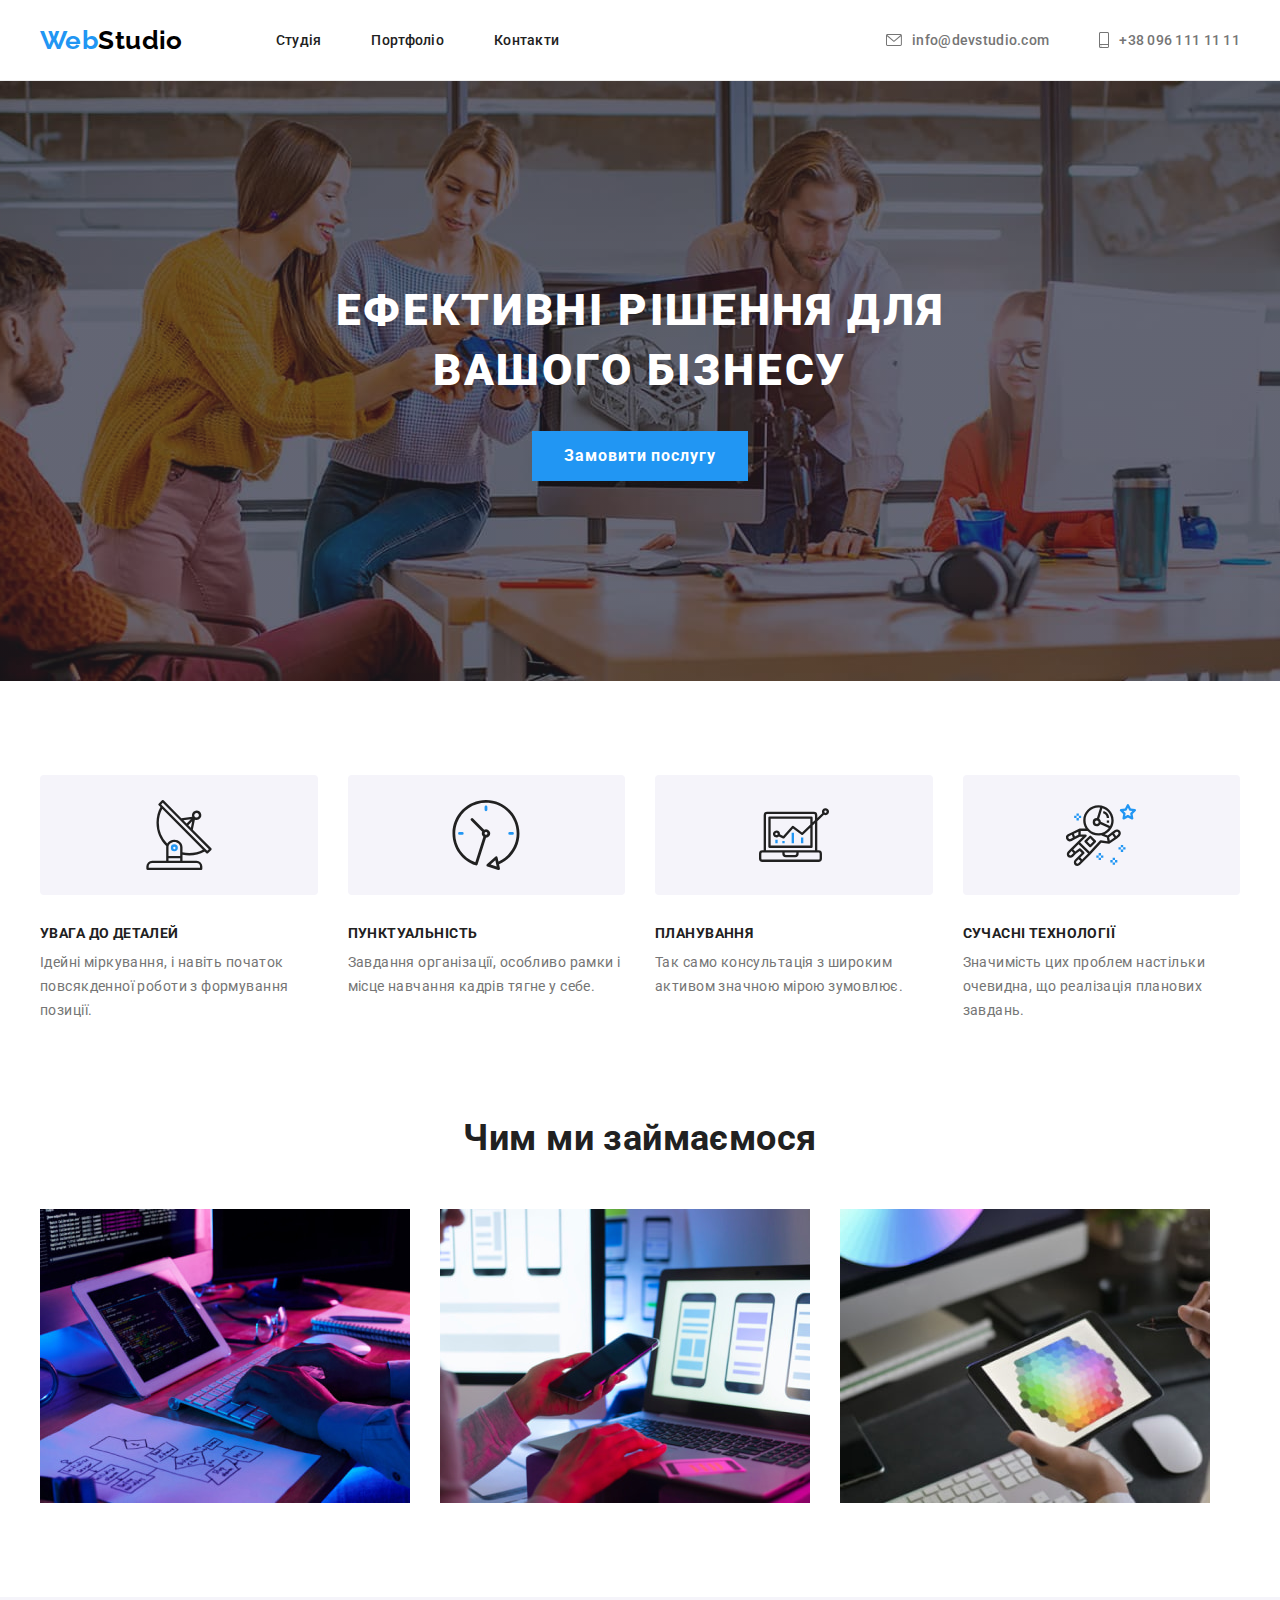
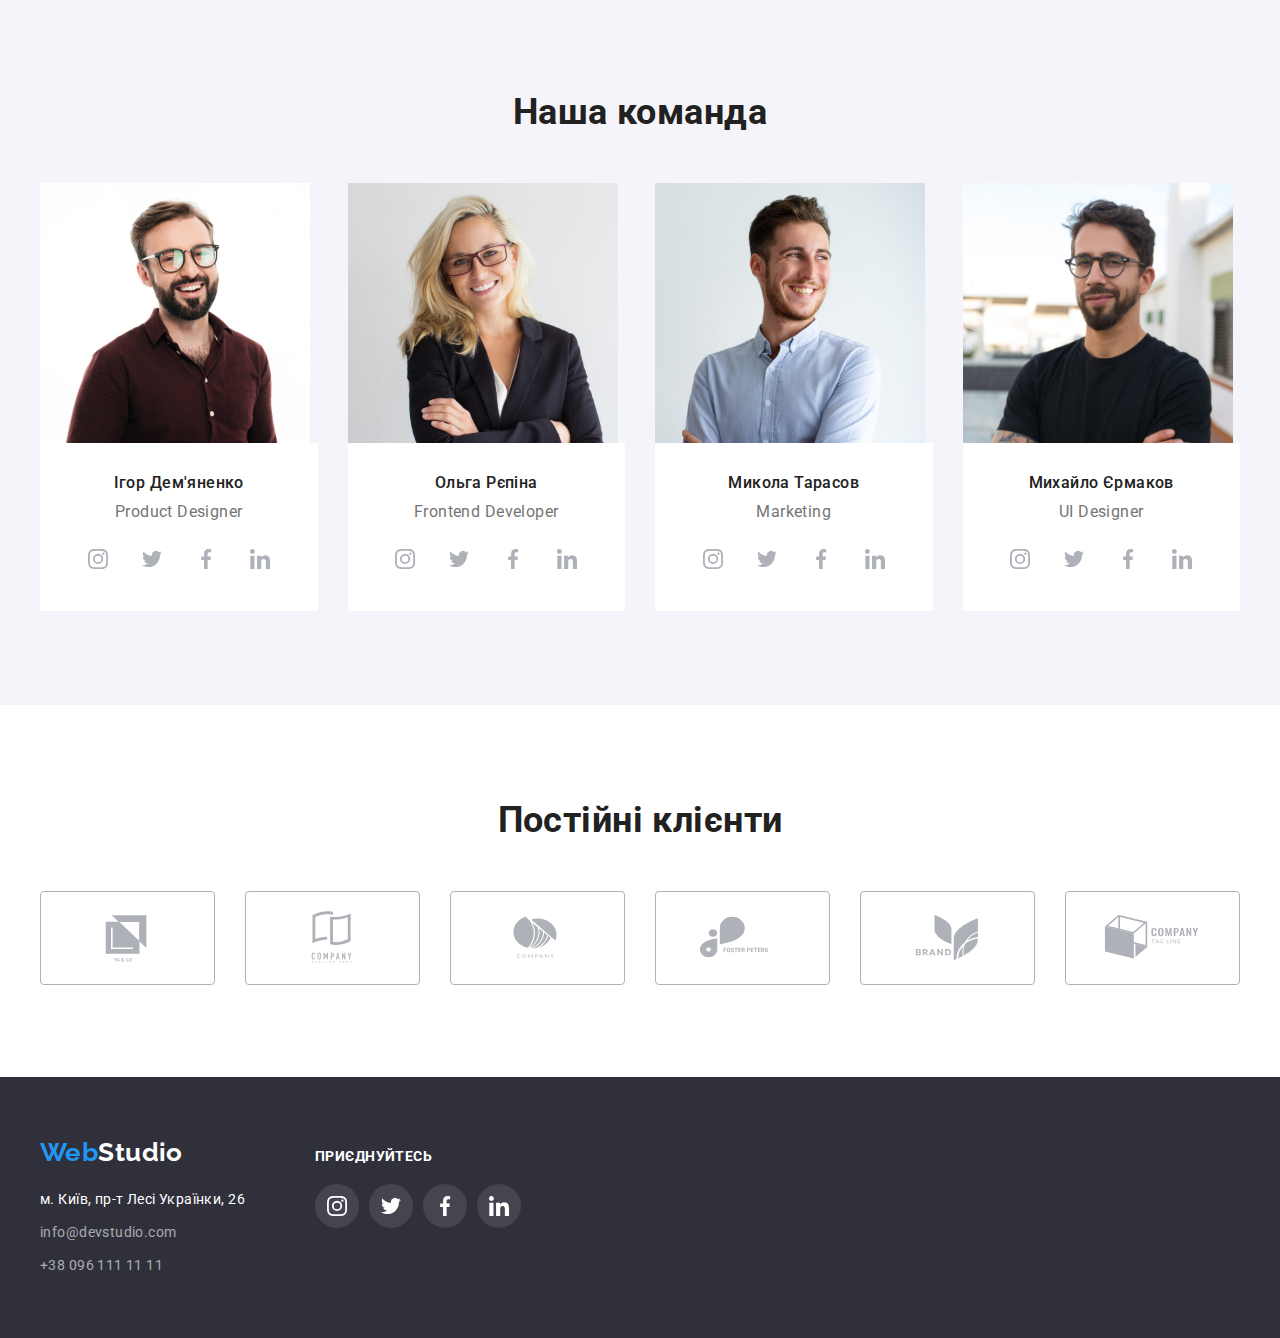
<file: index.html>
<!DOCTYPE html>
<html lang="uk">
  <head>
    <meta charset="UTF-8" />
    <meta http-equiv="X-UA-Compatible" content="IE=edge" />
    <meta name="viewport" content="width=device-width, initial-scale=1.0" />
    <title>Студія</title>
    <link rel="preconnect" href="https://fonts.googleapis.com" />
    <link rel="preconnect" href="https://fonts.gstatic.com" crossorigin />
    <link
      href="https://fonts.googleapis.com/css2?family=Raleway:wght@700&family=Roboto:wght@400;500;700;900&display=swap"
      rel="stylesheet"
    />
    <link
      rel="stylesheet"
      href="https://cdnjs.cloudflare.com/ajax/libs/modern-normalize/1.1.0/modern-normalize.min.css"
      integrity="sha512-wpPYUAdjBVSE4KJnH1VR1HeZfpl1ub8YT/NKx4PuQ5NmX2tKuGu6U/JRp5y+Y8XG2tV+wKQpNHVUX03MfMFn9Q=="
      crossorigin="anonymous"
      referrerpolicy="no-referrer"
    />
    <link rel="stylesheet" href="./css/styles.css" />
  </head>
  <body>
    <!--Верхня лінія-->
    <header class="page-header">
      <div class="container header-container">
        <a hreaf="./index.html" class="logo-header"
          ><span class="web">Web</span>Studio</a
        >
        <nav class="navigation">
          <ul class="header-nav">
            <li class="item">
              <a class="header-nav-link" href="./index.html">Студія</a>
            </li>
            <li class="item">
              <a class="header-nav-link" href="./portfolio.html">Портфоліо</a>
            </li>
            <li class="item">
              <a class="header-nav-link" href="#">Контакти</a>
            </li>
          </ul>
        </nav>
        <ul class="adress-header">
          <li class="item">
            <a class="adress-header-link" href="mailto:info@devstudio.com">
              <svg class="icon-mailto">
                <use
                  href="./img/icons.svg#icon-envelope-hover"
                  width="16"
                  height="12"
                ></use>
              </svg>
              info@devstudio.com</a
            >
          </li>
          <li class="item">
            <a class="adress-header-link" href="tel:+380961111111">
              <svg class="icon-smartphone">
                <use
                  href="./img/icons.svg#icon-smartphone"
                  width="10"
                  height="16"
                ></use>
              </svg>
              +38 096 111 11 11</a
            >
          </li>
        </ul>
      </div>
    </header>
    <main>
      <!--ШАПКА-->
      <section class="hero">
        <div class="container">
          <h1 class="hero-title">Ефективні рішення для вашого бізнесу</h1>
          <button class="header-btn" type="button">Замовити послугу</button>
        </div>
      </section>
      <!--ОСОБЛИВОСТІ-->
      <section class="about section">
        <div class="container">
          <h2 class="visually-hidden" hidden>Особливості</h2>
          <ul class="link-item-text">
            <li class="link-item">
              <div class="about-icon">
                <svg class="antenna-icon" width="70" height="70">
                  <use href="./img/icons.svg#icon-antenna-1"></use>
                </svg>
              </div>
              <h3 class="about-title">УВАГА ДО ДЕТАЛЕЙ</h3>
              <p class="about-subtitle">
                Ідейні міркування, і навіть початок повсякденної роботи з
                формування позиції.
              </p>
            </li>
            <li class="link-item">
              <div class="about-icon">
                <svg class="antenna-icon" width="70" height="70">
                  <use href="./img/icons.svg#icon-clock-1"></use>
                </svg>
              </div>
              <h3 class="about-title">ПУНКТУАЛЬНІСТЬ</h3>
              <p class="about-subtitle">
                Завдання організації, особливо рамки і місце навчання кадрів
                тягне у себе.
              </p>
            </li>
            <li class="link-item">
              <div class="about-icon">
                <svg class="antenna-icon" width="70" height="70">
                  <use href="./img/icons.svg#icon-diagram-1"></use>
                </svg>
              </div>
              <h3 class="about-title">ПЛАНУВАННЯ</h3>
              <p class="about-subtitle">
                Так само консультація з широким активом значною мірою зумовлює.
              </p>
            </li>
            <li class="link-item">
              <div class="about-icon">
                <svg class="antenna-icon" width="70" height="70">
                  <use href="./img/icons.svg#icon-astronaut-1"></use>
                </svg>
              </div>
              <h3 class="about-title">СУЧАСНІ ТЕХНОЛОГІЇ</h3>
              <p class="about-subtitle">
                Значимість цих проблем настільки очевидна, що реалізація
                планових завдань.
              </p>
            </li>
          </ul>
        </div>
      </section>
      <!--ЧИМ МИ ЗАЙМАЄМОСЬ-->
      <section class="examples section">
        <div class="container">
          <h2 class="title">Чим ми займаємося</h2>
          <ul class="link-examples">
            <li>
              <img src="./img/box 1.jpg" width="370" heigh="294" alt="box1" />
            </li>
            <li>
              <img src="./img/box 2.jpg" width="370" heigh="294" alt="box2" />
            </li>
            <li>
              <img src="./img/img.jpg" width="370" heigh="294" alt="img" />
            </li>
          </ul>
        </div>
      </section>
      <!--НАША КОМАНДА-->
      <section class="team section">
        <div class="container">
          <h2 class="title">Наша команда</h2>
          <ul class="link-team">
            <li class="link-photo">
              <img
                src="./img/man1.jpg"
                width="270"
                heigh="260"
                alt="Ігор Дем'яненко"
              />
              <div class="photo-team">
                <h3 class="team-tittle">Ігор Дем'яненко</h3>
                <p class="team-subtitle" lang="en">Product Designer</p>
                <ul class="team-icons-list">
                  <li class="team-icons-item">
                    <a class="team-icons-link" href="#">
                      <svg class="team-icons-sign" width="20" height="20">
                        <use href="./img/icons.svg#icon-instagram-2"></use>
                      </svg>
                    </a>
                  </li>
                  <li class="team-icons-item">
                    <a class="team-icons-link" href="#">
                      <svg class="team-icons-sign" width="20" height="20">
                        <use href="./img/icons.svg#icon-twitter-1"></use>
                      </svg>
                    </a>
                  </li>
                  <li class="team-icons-item">
                    <a class="team-icons-link" href="#">
                      <svg class="team-icons-sign" width="20" height="20">
                        <use href="./img/icons.svg#icon-facebook-1"></use>
                      </svg>
                    </a>
                  </li>
                  <li class="team-icons-item">
                    <a class="team-icons-link" href="#">
                      <svg class="team-icons-sign" width="20" height="20">
                        <use href="./img/icons.svg#icon-linkedin-1"></use>
                      </svg>
                    </a>
                  </li>
                </ul>
              </div>
            </li>
            <li class="link-photo">
              <img
                src="./img/women2.jpg"
                width="270"
                heigh="260"
                alt="Ольга Рєпіна"
              />
              <div class="photo-team">
                <h3 class="team-tittle">Ольга Рєпіна</h3>
                <p class="team-subtitle" lang="en">Frontend Developer</p>
                <ul class="team-icons-list">
                  <li class="team-icons-item">
                    <a class="team-icons-link" href="#">
                      <svg class="team-icons-sign" width="20" height="20">
                        <use href="./img/icons.svg#icon-instagram-2"></use>
                      </svg>
                    </a>
                  </li>
                  <li class="team-icons-item">
                    <a class="team-icons-link" href="#">
                      <svg class="team-icons-sign" width="20" height="20">
                        <use href="./img/icons.svg#icon-twitter-1"></use>
                      </svg>
                    </a>
                  </li>
                  <li class="team-icons-item">
                    <a class="team-icons-link" href="#">
                      <svg class="team-icons-sign" width="20" height="20">
                        <use href="./img/icons.svg#icon-facebook-1"></use>
                      </svg>
                    </a>
                  </li>
                  <li class="team-icons-item">
                    <a class="team-icons-link" href="#">
                      <svg class="team-icons-sign" width="20" height="20">
                        <use href="./img/icons.svg#icon-linkedin-1"></use>
                      </svg>
                    </a>
                  </li>
                </ul>
              </div>
            </li>
            <li class="link-photo">
              <img
                src="./img/man3.jpg"
                width="270"
                heigh="260"
                alt="Микола Тарасов"
              />
              <div class="photo-team">
                <h3 class="team-tittle">Микола Тарасов</h3>
                <p class="team-subtitle" lang="en">Marketing</p>
                <ul class="team-icons-list">
                  <li class="team-icons-item">
                    <a class="team-icons-link" href="#">
                      <svg class="team-icons-sign" width="20" height="20">
                        <use href="./img/icons.svg#icon-instagram-2"></use>
                      </svg>
                    </a>
                  </li>
                  <li class="team-icons-item">
                    <a class="team-icons-link" href="#">
                      <svg class="team-icons-sign" width="20" height="20">
                        <use href="./img/icons.svg#icon-twitter-1"></use>
                      </svg>
                    </a>
                  </li>
                  <li class="team-icons-item">
                    <a class="team-icons-link" href="#">
                      <svg class="team-icons-sign" width="20" height="20">
                        <use href="./img/icons.svg#icon-facebook-1"></use>
                      </svg>
                    </a>
                  </li>
                  <li class="team-icons-item">
                    <a class="team-icons-link" href="#">
                      <svg class="team-icons-sign" width="20" height="20">
                        <use href="./img/icons.svg#icon-linkedin-1"></use>
                      </svg>
                    </a>
                  </li>
                </ul>
              </div>
            </li>
            <li class="link-photo">
              <img
                src="./img/man4.jpg"
                width="270"
                heigh="260"
                alt="Михайло Єрмаков"
              />
              <div class="photo-team">
                <h3 class="team-tittle">Михайло Єрмаков</h3>
                <p class="team-subtitle" lang="en">UI Designer</p>
                <ul class="team-icons-list">
                  <li class="team-icons-item">
                    <a class="team-icons-link" href="#">
                      <svg class="team-icons-sign" width="20" height="20">
                        <use href="./img/icons.svg#icon-instagram-2"></use>
                      </svg>
                    </a>
                  </li>
                  <li class="team-icons-item">
                    <a class="team-icons-link" href="#">
                      <svg class="team-icons-sign" width="20" height="20">
                        <use href="./img/icons.svg#icon-twitter-1"></use>
                      </svg>
                    </a>
                  </li>
                  <li class="team-icons-item">
                    <a class="team-icons-link" href="#">
                      <svg class="team-icons-sign" width="20" height="20">
                        <use href="./img/icons.svg#icon-facebook-1"></use>
                      </svg>
                    </a>
                  </li>
                  <li class="team-icons-item">
                    <a class="team-icons-link" href="#">
                      <svg class="team-icons-sign" width="20" height="20">
                        <use href="./img/icons.svg#icon-linkedin-1"></use>
                      </svg>
                    </a>
                  </li>
                </ul>
              </div>
            </li>
          </ul>
        </div>
      </section>
      <!--ПОСТІЙНІ КЛІЄНТИ-->
      <section class="section customers">
        <div class="container">
          <h2 class="title">Постійні клієнти</h2>
          <ul class="customers-list">
            <li class="client-item">
              <a class="client-link" href="#">
                <svg class="client-icon" width="106" height="60">
                  <use href="./img/icons.svg#icon-Logo"></use>
                </svg>
              </a>
            </li>
            <li class="client-item">
              <a class="client-link" href="#">
                <svg class="client-icon" width="106" height="60">
                  <use href="./img/icons.svg#icon-Logo-2"></use>
                </svg>
              </a>
            </li>
            <li class="client-item">
              <a class="client-link" href="#">
                <svg class="client-icon" width="106" height="60">
                  <use href="./img/icons.svg#icon-Logo-3"></use>
                </svg>
              </a>
            </li>
            <li class="client-item">
              <a class="client-link" href="#">
                <svg class="client-icon" width="106" height="60">
                  <use href="./img/icons.svg#icon-Logo-4"></use>
                </svg>
              </a>
            </li>
            <li class="client-item">
              <a class="client-link" href="#">
                <svg class="client-icon" width="106" height="60">
                  <use href="./img/icons.svg#icon-Logo-5"></use>
                </svg>
              </a>
            </li>
            <li class="client-item">
              <a class="client-link" href="#">
                <svg class="client-icon" width="106" height="60">
                  <use href="./img/icons.svg#icon-Logo-6"></use>
                </svg>
              </a>
            </li>
          </ul>
        </div>
      </section>
    </main>
    <!--КОНТАКТИ-->
    <footer class="footer">
      <div class="container">
        <div class="wrapper">
          <a hreaf="./index.html" class="logo-footer"
            ><span class="web">Web</span>Studio</a
          >
          <address class="contacts-address">
            <ul class="footer-nav">
              <li class="contacts-item">
                <a
                  class="footer-nav-address"
                  href="https://goo.gl/maps/SYEKKBxRii6qYseB9"
                  target="_blank"
                  rel="noopener noreferrer"
                  >м. Київ, пр-т Лесі Українки, 26
                </a>
              </li>
              <li class="contacts-item">
                <a class="footer-nav-link" href="mailto:info@devstudio.com"
                  >info@devstudio.com
                </a>
              </li>
              <li class="contacts-item">
                <a class="footer-nav-link" href="tel:+380961111111 "
                  >+38 096 111 11 11
                </a>
              </li>
            </ul>
          </address>
        </div>
        <div class="social-container">
          <p class="footer-text">Приєднуйтесь</p>
          <ul class="footer-social-list">
            <li class="footer-social-item">
              <a class="footer-social-link" href="#">
                <svg class="footer-social-sign" width="20" height="20">
                  <use href="./img/icons.svg#icon-instagram-2"></use>
                </svg>
              </a>
            </li>
            <li class="footer-social-item">
              <a class="footer-social-link" href="#">
                <svg class="footer-social-sign" width="20" height="20">
                  <use href="./img/icons.svg#icon-twitter-1"></use>
                </svg>
              </a>
            </li>
            <li class="footer-social-item">
              <a class="footer-social-link" href="#">
                <svg class="footer-social-sign" width="20" height="20">
                  <use href="./img/icons.svg#icon-facebook-1"></use>
                </svg>
              </a>
            </li>
            <li class="footer-social-item">
              <a class="footer-social-link" href="#">
                <svg class="footer-social-sign" width="20" height="20">
                  <use href="./img/icons.svg#icon-linkedin-1"></use>
                </svg>
              </a>
            </li>
          </ul>
        </div>
      </div>
    </footer>
  </body>
</html>
</file>
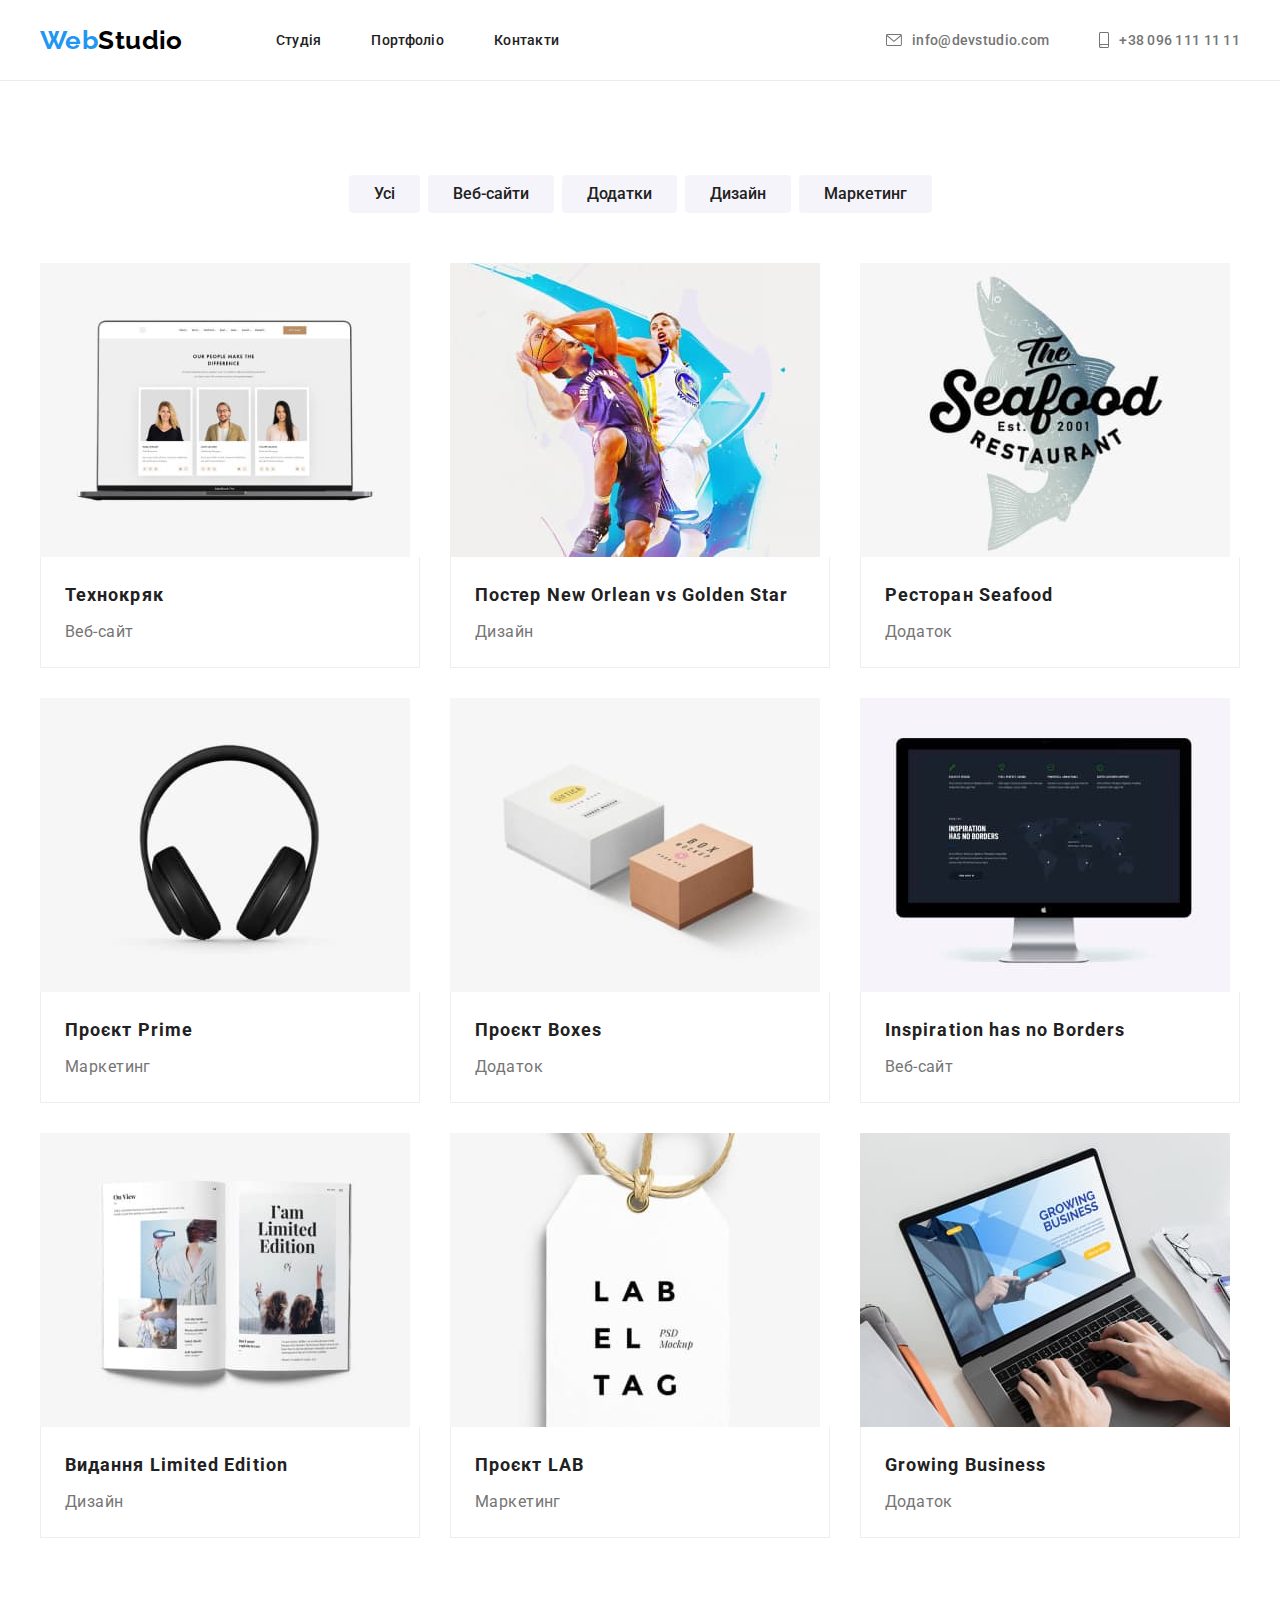
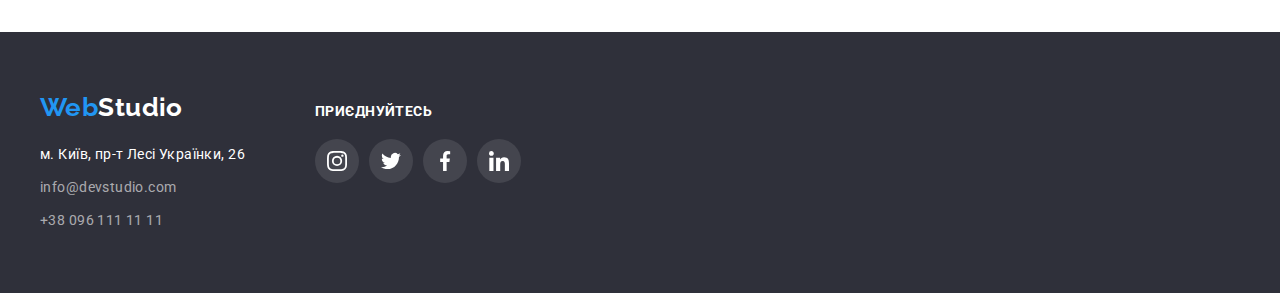
<file: portfolio.html>
<!DOCTYPE html>
<html lang="uk">
  <head>
    <meta charset="UTF-8" />
    <meta http-equiv="X-UA-Compatible" content="IE=edge" />
    <meta name="viewport" content="width=device-width, initial-scale=1.0" />
    <title>Студія</title>
    <link rel="preconnect" href="https://fonts.googleapis.com" />
    <link rel="preconnect" href="https://fonts.gstatic.com" crossorigin />
    <link
      href="https://fonts.googleapis.com/css2?family=Raleway:wght@700&family=Roboto:wght@400;500;700;900&display=swap"
      rel="stylesheet"
    />
    <link
      rel="stylesheet"
      href="https://cdnjs.cloudflare.com/ajax/libs/modern-normalize/1.1.0/modern-normalize.min.css"
      integrity="sha512-wpPYUAdjBVSE4KJnH1VR1HeZfpl1ub8YT/NKx4PuQ5NmX2tKuGu6U/JRp5y+Y8XG2tV+wKQpNHVUX03MfMFn9Q=="
      crossorigin="anonymous"
      referrerpolicy="no-referrer"
    />
    <link rel="stylesheet" href="./css/styles.css" />
  </head>
  <body>
    <!--Верхня лінія-->
    <header class="page-header">
      <div class="container header-container">
        <a hreaf="./index.html" class="logo-header"
          ><span class="web">Web</span>Studio</a
        >
        <nav class="navigation">
          <ul class="header-nav">
            <li class="item">
              <a class="header-nav-link" href="./index.html">Студія</a>
            </li>
            <li class="item">
              <a class="header-nav-link" href="./portfolio.html">Портфоліо</a>
            </li>
            <li class="item">
              <a class="header-nav-link" href="#">Контакти</a>
            </li>
          </ul>
        </nav>
        <ul class="adress-header">
          <li class="item">
            <a class="adress-header-link" href="mailto:info@devstudio.com">
              <svg class="icon-mailto">
                <use
                  href="./img/icons.svg#icon-envelope-hover"
                  width="16"
                  height="12"
                ></use>
              </svg>
              info@devstudio.com</a
            >
          </li>
          <li class="item">
            <a class="adress-header-link" href="tel:+380961111111">
              <svg class="icon-smartphone">
                <use
                  href="./img/icons.svg#icon-smartphone"
                  width="10"
                  height="16"
                ></use>
              </svg>
              +38 096 111 11 11</a
            >
          </li>
        </ul>
      </div>
    </header>
    <main>
      <!--Портфоліо-->
      <section class="portfolio-nav section">
        <div class="container">
          <h1 class="visually-hidden" hidden>Портфоліо</h1>
          <ul class="link-filter-btn">
            <li>
              <button class="filter-btn" type="button">Усі</button>
            </li>
            <li>
              <button class="filter-btn" type="button">Веб-сайти</button>
            </li>
            <li>
              <button class="filter-btn" type="button">Додатки</button>
            </li>
            <li>
              <button class="filter-btn" type="button">Дизайн</button>
            </li>
            <li>
              <button class="filter-btn" type="button">Маркетинг</button>
            </li>
          </ul>
          <ul class="gallery">
            <li class="gallery-list">
              <a href="#" class="project-link">
                <img
                  src="./img/img технокряк.jpg"
                  width="370"
                  ;
                  height="294"
                  ;
                  alt="Технокряк"
                />
                <div class="gallery-tittle">
                  <h2 class="project-tittle">Технокряк</h2>
                  <p class="project-type">Веб-сайт</p>
                </div>
              </a>
            </li>
            <li class="gallery-list">
              <a href="#" class="project-link">
                <img
                  src="./img/img постер 2.jpg"
                  width="370"
                  ;
                  height="294"
                  left="614"
                  ;
                  alt="Постер New Orlean vs Golden Star"
                />
                <div class="gallery-tittle">
                  <h2 class="project-tittle">
                    Постер New Orlean vs Golden Star
                  </h2>
                  <p class="project-type">Дизайн</p>
                </div>
              </a>
            </li>
            <li class="gallery-list">
              <a href="#" class="project-link">
                <img
                  src="./img/img ресторан.jpg"
                  width="370"
                  ;
                  height="294"
                  ;
                  alt="Ресторан Seafood"
                />
                <div class="gallery-tittle">
                  <h2 class="project-tittle">Ресторан Seafood</h2>
                  <p class="project-type">Додаток</p>
                </div>
              </a>
            </li>
            <li class="gallery-list">
              <a href="#" class="project-link">
                <img
                  src="./img/навушники.jpg"
                  width="370"
                  ;
                  height="294"
                  ;
                  alt="Проєкт Prime"
                />
                <div class="gallery-tittle">
                  <h2 class="project-tittle">Проєкт Prime</h2>
                  <p class="project-type">Маркетинг</p>
                </div>
              </a>
            </li>
            <li class="gallery-list">
              <a href="#" class="project-link">
                <img
                  src="./img/img проєкт box.jpg"
                  width="370"
                  ;
                  height="294"
                  ;
                />
                <div class="gallery-tittle">
                  <h2 class="project-tittle">Проєкт Boxes</h2>
                  <p class="project-type">Додаток</p>
                </div>
              </a>
            </li>
            <li class="gallery-list">
              <a href="#" class="project-link">
                <img
                  src="./img/img монітор.jpg"
                  width="370"
                  ;
                  height="294"
                  ;
                  alt="Inspiration has no Borders"
                />
                <div class="gallery-tittle">
                  <h2 class="project-tittle">Inspiration has no Borders</h2>
                  <p class="project-type">Веб-сайт</p>
                </div>
              </a>
            </li>
            <li class="gallery-list">
              <a href="#" class="project-link">
                <img
                  src="./img/img видання.jpg"
                  width="370"
                  ;
                  height="294"
                  ;
                  alt="Видання Limited Edition"
                />
                <div class="gallery-tittle">
                  <h2 class="project-tittle">Видання Limited Edition</h2>
                  <p class="project-type">Дизайн</p>
                </div>
              </a>
            </li>
            <li class="gallery-list">
              <a href="" class="project-link">
                <img
                  src="./img/img проєкт лаб.jpg"
                  width="370"
                  ;
                  height="294"
                  ;
                  alt="Проєкт LAB"
                />
                <div class="gallery-tittle">
                  <h2 class="project-tittle">Проєкт LAB</h2>
                  <p class="project-type">Маркетинг</p>
                </div>
              </a>
            </li>
            <li class="gallery-list">
              <a href="" class="project-link">
                <img
                  src="./img/img ноут.jpg"
                  width="370"
                  ;
                  height="294"
                  ;
                  alt="Growing Business"
                />
                <div class="gallery-tittle">
                  <h2 class="project-tittle">Growing Business</h2>
                  <p class="project-type">Додаток</p>
                </div>
              </a>
            </li>
          </ul>
        </div>
      </section>
      <!--КОНТАКТИ-->
      <footer class="footer">
        <div class="container">
          <div class="wrapper">
            <a hreaf="./index.html" class="logo-footer"
              ><span class="web">Web</span>Studio</a
            >
            <address class="contacts-address">
              <ul class="footer-nav">
                <li class="contacts-item">
                  <a
                    class="footer-nav-address"
                    href="https://goo.gl/maps/SYEKKBxRii6qYseB9"
                    target="_blank"
                    rel="noopener noreferrer"
                    >м. Київ, пр-т Лесі Українки, 26
                  </a>
                </li>
                <li class="contacts-item">
                  <a class="footer-nav-link" href="mailto:info@devstudio.com"
                    >info@devstudio.com
                  </a>
                </li>
                <li class="contacts-item">
                  <a class="footer-nav-link" href="tel:+380961111111 "
                    >+38 096 111 11 11
                  </a>
                </li>
              </ul>
            </address>
          </div>
          <div class="social-container">
            <p class="footer-text">Приєднуйтесь</p>
            <ul class="footer-social-list">
              <li class="footer-social-item">
                <a class="footer-social-link" href="#">
                  <svg class="footer-social-sign" width="20" height="20">
                    <use href="./img/icons.svg#icon-instagram-2"></use>
                  </svg>
                </a>
              </li>
              <li class="footer-social-item">
                <a class="footer-social-link" href="#">
                  <svg class="footer-social-sign" width="20" height="20">
                    <use href="./img/icons.svg#icon-twitter-1"></use>
                  </svg>
                </a>
              </li>
              <li class="footer-social-item">
                <a class="footer-social-link" href="#">
                  <svg class="footer-social-sign" width="20" height="20">
                    <use href="./img/icons.svg#icon-facebook-1"></use>
                  </svg>
                </a>
              </li>
              <li class="footer-social-item">
                <a class="footer-social-link" href="#">
                  <svg class="footer-social-sign" width="20" height="20">
                    <use href="./img/icons.svg#icon-linkedin-1"></use>
                  </svg>
                </a>
              </li>
            </ul>
          </div>
        </div>
      </footer>
    </main>
  </body>
</html>
</file>
<file: css/styles.css>
:root {
  --primary-text-color: #757575;
  --tittle-text-color: #212121;
  --accent-color: #2196f3;
  --background-doc: #ffffff;
  --team-content-background: #f5f4fa;
  --header-background: #ffffff;
  --section-hero-background: #2f303a;
  --section-footer-background: #2f303a;
  --primary-white-color: #ffffff;
  --footer-color: rgba(255, 255, 255, 0.6);
  --background-btn: #188ce8;
  --text-shadow: rgba(0, 0, 0, 0.25);
  --logo-header-color: #000000;
  --color-icons: #afb1b8;
}
h1,
h2,
h3,
p {
  margin-top: 0px;
  margin-bottom: 0px;
}
ul {
  padding: 0;
  list-style: none;
  margin-bottom: 0px;
  margin-top: 0px;
}
body {
  margin: 0;
  font-family: "Roboto", sans-seerif;
  font-size: 14px;
  letter-spacing: 0.03em;
  color: var(--primary-text-color);
  background: var(--background-doc);
}
/* top line bg */
.web {
  font-style: normal;
  font-weight: 700;
  font-size: 26px;
  line-height: 1.1923;
  color: var(--accent-color);
}
.page-header {
  background-color: var(--header-background);
  text-decoration: none;
  border-bottom: 1px solid #ececec;
}
.container {
  width: 1200px;
  padding-left: 15px;
  padding-right: 15px;
  margin: 0 auto;
}
.header-container {
  display: flex;
  align-items: center;
  list-style: none;
  margin: 0 auto;
}
.navigation {
  margin-right: auto;
}
.logo-header {
  font-family: "Raleway", sans-serif;
  font-style: normal;
  font-weight: 700;
  font-size: 26px;
  line-height: 1.1923;
  color: var(--logo-header-color);
  margin-right: 93px;
}
.header-nav {
  margin: 0px;
  display: flex;
  gap: 50px;
  padding: 0px;
}
/* line-height/font-size = */
.header-nav-link:hover,
.header-nav-link:focus {
  color: var(--accent-color);
}
.header-nav-link {
  text-decoration: none;
  font-style: normal;
  font-weight: 500;
  line-height: 1.1428;
  letter-spacing: 0.02em;
  color: var(--tittle-text-color);
  font-size: 14px;
  display: block;
  padding-top: 32px;
  padding-bottom: 32px;
}
.adress-header {
  margin: 0px;
  display: flex;
  gap: 50px;
  padding: 0px;
}
.adress-header-link {
  text-decoration: none;
  font-style: normal;
  font-weight: 500;
  line-height: 1.1428;
  letter-spacing: 0.02em;
  color: var(--primary-text-color);
  font-size: 14px;
  display: flex;
  padding-top: 32px;
  padding-bottom: 32px;
  align-items: center;
}
.adress-header-link:hover,
.adress-header-link:focus {
  color: var(--accent-color);
}
.icon-mailto {
  width: 16px;
  height: 12px;
  margin-right: 10px;
  fill: currentColor;
}
.icon-smartphone {
  width: 10px;
  height: 16px;
  margin-right: 10px;
  fill: currentColor;
}
/* HERO */
.hero {
  background: var(--section-hero-background);
  text-align: center;
  padding-top: 200px;
  padding-bottom: 200px;
  background-image: linear-gradient(
      rgba(47, 48, 58, 0.4),
      rgba(47, 48, 58, 0.4)
    ),
    url(../img/hero.JPG);
  background-repeat: no-repeat;
  background-size: cover;
  background-position: center;
  max-width: 1600px;
  margin-left: auto;
  margin-right: auto;
}
.visually-hidden {
  position: absolute;
  white-space: nowrap;
  width: 1px;
  height: 1px;
  overflow: hidden;
  border: 0;
  padding: 0;
  clip: rect(0 0 0 0);
  clip-path: inset(50%);
  margin: -1px;
}
.hero-title {
  font-weight: 900;
  font-size: 44px;
  line-height: 1.3636;
  letter-spacing: 0.06em;
  text-transform: uppercase;
  color: var(--primary-white-color);
  width: 696px;
  margin: 0 auto;
  margin-bottom: 30px;
}
.header-btn {
  font-family: inherit;
  text-align: center;
  font-size: 16px;
  font-weight: 700;
  line-height: 1.875;
  letter-spacing: 0.06em;
  color: var(--primary-white-color);
  background-color: var(--accent-color);
  cursor: pointer;
  border: 0;
  height: 50px;
  padding: 10px 32px;
  margin: 0 auto;
}
.header-btn:hover,
.header-btn:focus {
  background: var(--background-btn);
}

.link-item-text {
  list-style: none;
  display: flex;
  gap: 30px;
  padding: 0;
  margin: 0;
}
.link-item {
  flex-basis: calc((100% - 90px) / 4);
}
.about-icon {
  display: flex;
  align-items: center;
  justify-content: center;
  background: var(--team-content-background);
  border-radius: 4px;
  height: 120px;
  margin-bottom: 30px;
}
.about-title {
  font-weight: 700;
  font-size: 14px;
  line-height: 1.1428;
  text-transform: uppercase;
  color: var(--tittle-text-color);
  margin: 0;
  padding-bottom: 10px;
}
.about-subtitle {
  line-height: 1.7142;
  margin: 0;
  color: var(--primary-text-color);
}
/* Section bg */
.section {
  padding-top: 94px;
  padding-bottom: 94px;
}
.section.examples {
  padding-top: 0;
}
.link-examples {
  list-style: none;
  display: flex;
  gap: 30px;
  padding: 0;
  margin: 0;
}
/*TEAM*/
.team {
  background: var(--team-content-background);
}
.link-team {
  list-style: none;
  display: flex;
  gap: 30px;
  min-width: 270px;
  padding: 0;
  margin: 0;
}
.link-photo {
  flex-basis: calc((100% - 90px) / 4);
}
.photo-team {
  background: var(--background-doc);
  padding: 30px 10px;
}
.photo-team:hover {
  box-shadow: 0px 1px 3px rgba(0, 0, 0, 0.12), 0px 1px 1px rgba(0, 0, 0, 0.14),
    0px 2px 1px rgba(0, 0, 0, 0.2);
}
.title {
  font-weight: 700;
  font-size: 36px;
  line-height: 1.1666;
  text-align: center;
  color: var(--tittle-text-color);
  margin-bottom: 50px;
  padding: 0px;
}
.team-tittle {
  font-weight: 500;
  font-size: 16px;
  line-height: 1.1875;
  text-align: center;
  color: var(--tittle-text-color);
  margin-bottom: 10px;
}
.team-subtitle {
  font-size: 16px;
  line-height: 1.1875;
  text-align: center;
  margin-bottom: 16px;
}
/*SOCIAL LINK*/
.team-icons-list {
  display: flex;
  justify-content: center;
  gap: 10px;
}
.team-icons-item {
  width: 44px;
  height: 44px;
  gap: 10px;
}
.team-icons-link {
  width: 100%;
  height: 100%;
  background: var(--background-doc);
  border-radius: 50%;
  display: flex;
  align-items: center;
  justify-content: center;
  color: var(--color-icons);
}
.team-icons-sign {
  fill: currentColor;
}
.team-icons-link:hover,
.team-icons-link:focus {
  background-color: var(--accent-color);
  color: #ffffff;
}
/*ПОСТІЙНІ КЛІЄНТИ*/

.customers-list {
  list-style: none;
  display: flex;
  align-items: center;
  gap: 30px;
  padding: 0;
}
.client-item {
  display: flex;
  justify-content: center;
  height: 92px;
  flex-basis: calc((100% - 150px) / 6);
}
.client-icon {
  fill: var(--color-icons);
}
.client-link {
  display: flex;
  align-items: center;
  justify-content: center;
  width: 100%;
  height: 100%;
  border-radius: 4px;
  border: 1px solid var(--color-icons);
  fill: var(--color-icons);
}
.client-link:hover,
.client-link:focus {
  border-color: var(--accent-color);
  cursor: pointer;
}
.client-link:hover .client-icon,
.client-link:focus .client-icon {
  fill: var(--accent-color);
}


/*FOOTER*/
.footer {
  background: var(--section-footer-background);
  padding-top: 60px;
  padding-bottom: 60px;
}
.logo-footer {
  font-family: "Raleway", sans-serif;
  font-weight: 700;
  font-size: 26px;
  line-height: 31px;
  color: var(--primary-white-color);
  display: inline-block;
  margin: 0 auto;
  margin-bottom: 20px;
}
.contacts-item:not(:last-child) {
  margin-bottom: 9px;
}
.footer-nav {
  font-style: normal;
  list-style: none;
  background: var(--section-footer-background);
  margin: 0;
  padding: 0;
}
.footer-nav-address {
  line-height: 1.7142;
  list-style: none;
  text-decoration: none;
  color: var(--primary-white-color);
}
.footer-nav-address:hover,
.footer-nav-address:focus {
  color: var(--accent-color);
}
.footer-nav-link {
  text-decoration: none;
  line-height: 1.7142;
  color: var(--footer-color);
}
.footer-nav-link:hover,
.footer-nav-link :focus {
  color: var(--accent-color);
}
img {
  display: block;
  max-width: 100%;
  height: auto;
}
/*--Портфоліо*/

.portfolio-nav {
  list-style: none;
  text-align: center;
}
.link-filter-btn {
  display: flex;
  justify-content: center;
  align-items: center;
  gap: 8px;
  margin-bottom: 50px;
}
.filter-btn {
  font-family: "Roboto";
  font-weight: 500;
  font-size: 16px;
  line-height: 1.625;
  text-align: center;
  color: var(--tittle-text-color);
  background-color: var(--section-team-background);
  cursor: pointer;
  border: 0;
  border-radius: 4px;
  padding: 6px 25px;
  display: inline-block;
  background: #f5f4fa;
}
.filter-btn:hover,
.filter-btn:focus {
  background-color: var(--accent-color);
  color: var(--primary-white-color);
  box-shadow: 0px 3px 1px rgba(0, 0, 0, 0.1), 0px 1px 2px rgba(0, 0, 0, 0.08),
    0px 2px 2px rgba(0, 0, 0, 0.12);
}
.gallery {
  display: flex;
  flex-wrap: wrap;
  gap: 30px;
  padding: 0;
  margin: 0;
}
.gallery-list {
  width: calc((100% - 60px) / 3);
}
.project-link {
  list-style: none;
  text-decoration: none;
  display: block;
}
.project-link:hover,
.project-link:focus {
  box-shadow: 0px 1px 1px rgba(0, 0, 0, 0.12), 0px 4px 4px rgba(0, 0, 0, 0.06),
    1px 4px 6px rgba(0, 0, 0, 0.16);
}
.gallery-tittle {
  padding: 20px 24px;
  border: 1px solid #eeeeee;
  text-align: left;
  border-top: 0;
}
.project-tittle {
  font-weight: 700;
  font-size: 18px;
  line-height: 36px;
  letter-spacing: 0.06em;
  color: var(--tittle-text-color);
  margin-bottom: 4px;
}
.project-type {
  font-size: 16px;
  line-height: 1.875;
  color: var(--primary-text-color);
  margin: 0;
}
.footer .container {
  display: flex;
  align-items: baseline;
}
.social-container {
  margin-left: 70px;
}

.footer-text {
  display: flex;
  font-size: 14px;
  font-weight: 700;
  line-height: 1.1428;
  letter-spacing: 0.03em;
  text-transform: uppercase;
  color: var(--primary-white-color);
  margin-bottom: 20px;
}
.footer-social-list {
  display: flex;
  justify-content: center;
  gap: 10px;
}
.footer-social-item {
  width: 44px;
  height: 44px;
}
.footer-social-link {
  width: 100%;
  height: 100%;
  background: rgba(255, 255, 255, 0.1);
  border-radius: 50%;
  display: flex;
  justify-content: center;
  align-items: center;
  color: var(--background-doc);
}
.footer-social-sign {
  fill: currentColor;
}
.footer-social-link:hover,
.team-icons-link:focus {
  background-color: var(--accent-color);
  fill: currentColor;
}
</file>
